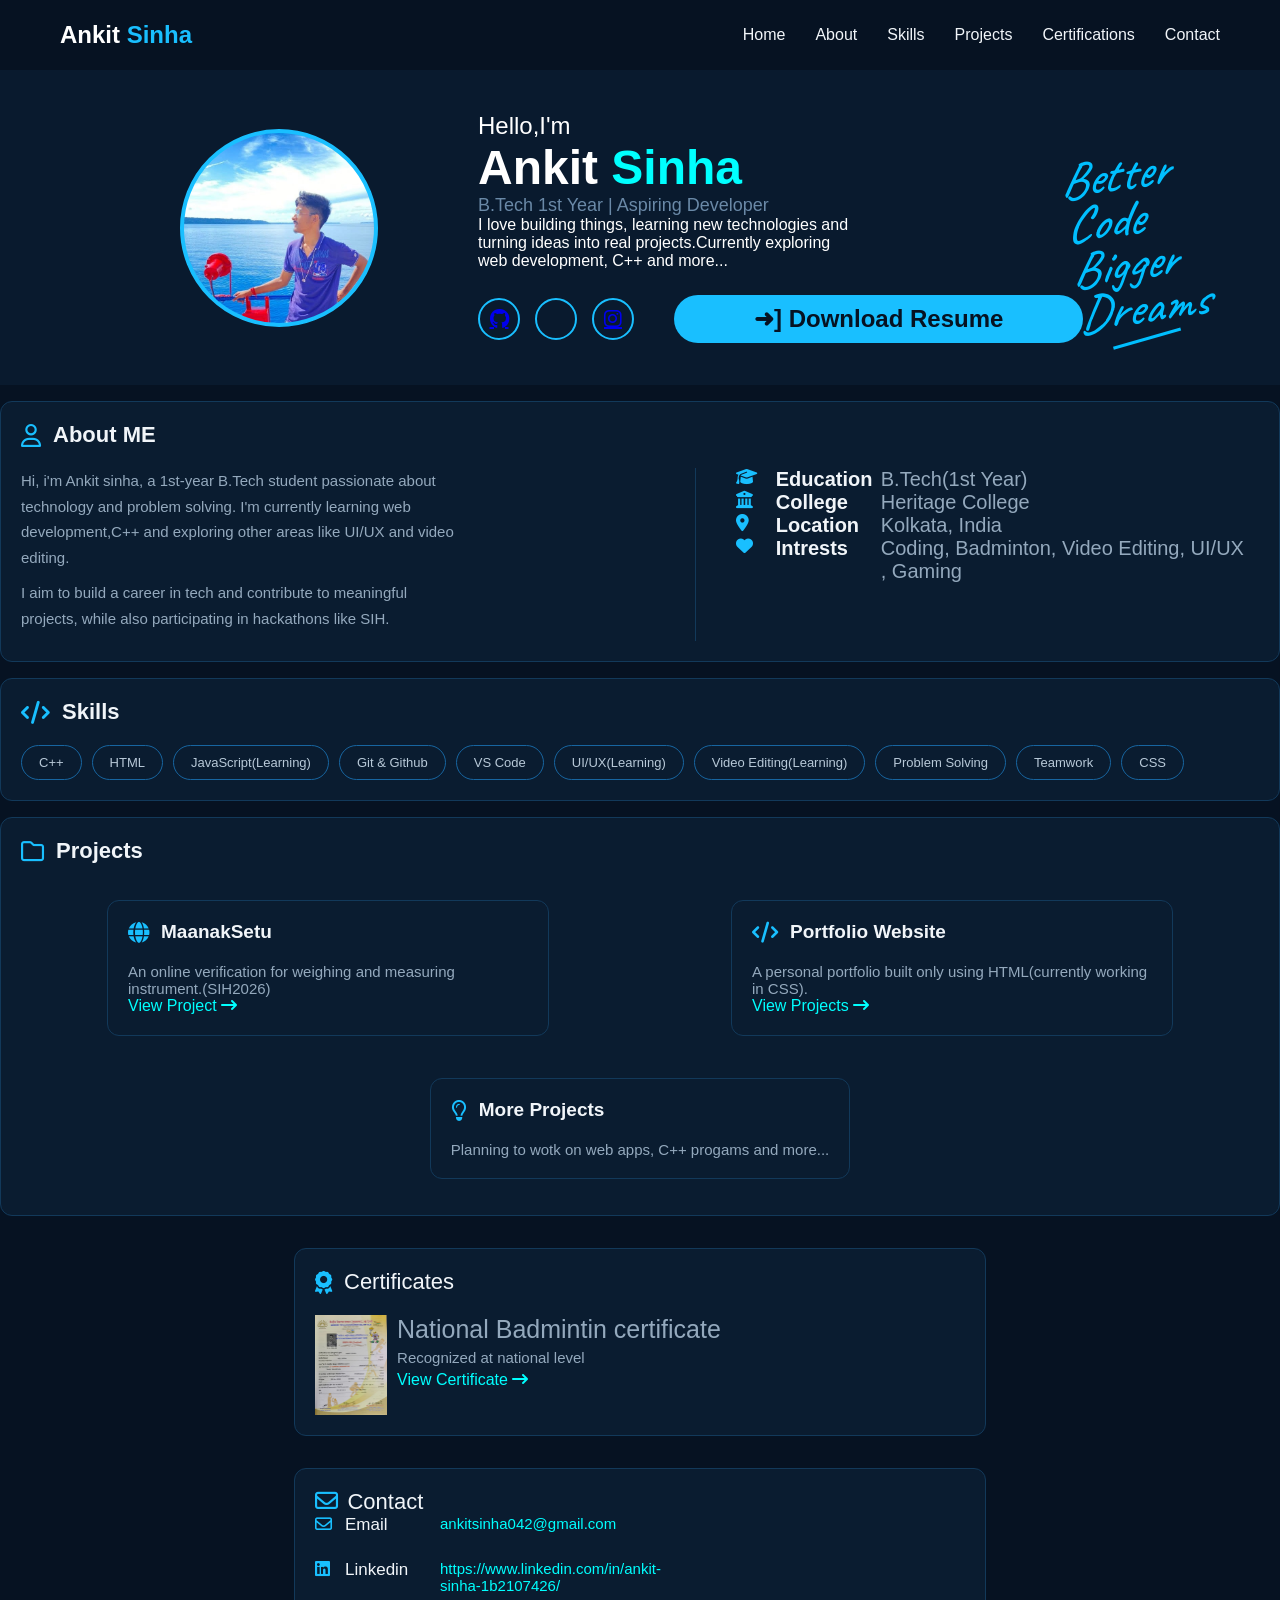
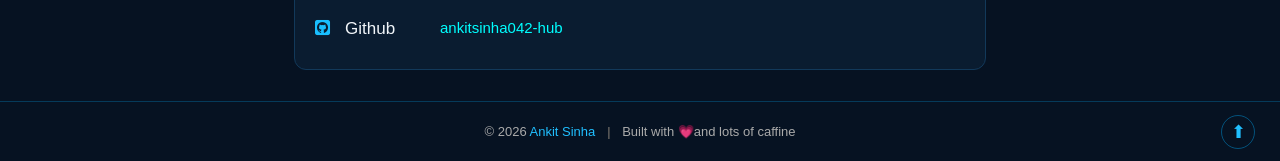
<file: index.html>
<!DOCTYPE html>
<html lang="en">
<head>
    <meta charset="UTF-8">
    <meta name="viewport" content="width=device-width, initial-scale=1.0">
    <title>Document</title>
    <link rel="stylesheet" href="style.css">
    <link rel="stylesheet"
      href="https://cdnjs.cloudflare.com/ajax/libs/font-awesome/6.5.2/css/all.min.css">
      <link rel="stylesheet"
      href="https://fonts.googleapis.com/css2?family=Caveat:wght@400;500;600&display=swap" >
</head>
    
<body>
    <header>
        <nav class="navbar">
            <div class="logo"><!--logo is just like id to give notation-->
                Ankit <span>Sinha</span><!--span can be used to give seperate sinha and also help in css of different name style-->
            </div>
            <ul class="bar-links"><!--unordered links-->
                <li><a href="#home">Home</a></li>
                <li><a href="about">About</a></li>
                <li><a href="skills">Skills</a></li>
                <li><a href="projects">Projects</a></li>
                <li><a href="certification">Certifications</a></li>
                <li><a href="contact">Contact</a></li>
            </ul>

        </nav>
        <section class="hero" id="home">
            <div class="photo">

            </div>
            <div class="base">
                <p>Hello,I'm
            </p>
            <h1 class="name">
                Ankit <span>Sinha</span>
            </h1>
            <p class="subtitle">
                B.Tech 1st Year | Aspiring Developer
            </p>
            <p class="discription">
                I love building things, learning new technologies and<br>
                turning ideas into real projects.Currently exploring <br>
                web development, C++ and more...
            </p>
            <div class="social-links">
                <a href="https://github.com/" target="_blank" class="social-circle"><i class="fa-brands fa-github"></i></a>
                <a href="https://www.linkedin.com/feed/" target="_blank" class="social-circle"><i class="fa-brans fa-linkedin-in"></i></a>
                <a href="https://www.instagram.com/" target="_blank" class="social-circle"><i class="fa-brands fa-instagram"></i></a>
                <a href="resume pdf" class="resume-btn"> ➜] Download Resume</a>

            </div>
            <div class="dream-text">
                Better<br>
                Code<br>
                Bigger<br>
                Dreams
            </div>
            </div>

            
        </section>
        <section class="about" id="about">
            <div class="section-title">
                <i class="fa-regular fa-user"></i>
                <h2>About ME</h2>
            </div>
                <div class="about-layout">
                    <div class="about-text">
                        <p>
                            Hi, i'm Ankit sinha, a 1st-year B.Tech student passionate about<br>
                            technology and problem solving. I'm currently learning web<br>
                             development,C++ and exploring other areas  like UI/UX and video<br>
                             editing.
                        </p>
                        <P>
                             I aim to build a career in tech and contribute to meaningful<br>
                             projects, while also participating in hackathons like SIH.
                        </P>
                    </div>
                <div class="about-detail">
                    <div class="detail">
                         <i class="fa-solid fa-graduation-cap"></i>
                        <strong>Education</strong>
                        <span> B.Tech(1st Year)</span>
                    </div>
                    <div class="detail">
                        <i class="fa-solid fa-building-columns"></i>
                        <strong>College</strong>
                        <span>Heritage College</span>
                    </div>
                    <div class="detail">
                        <i class="fa-solid fa-location-dot"></i>
                        <strong>Location</strong>
                        <span>Kolkata, India</span>
                    </div>
                    <div class="detail">
                        <i class="fa-solid fa-heart"></i>
                        <strong>Intrests</strong>
                        <span>Coding, Badminton, Video Editing, UI/UX <br>, Gaming</span>
                    </div>
                </div>
            </div>
        </section>
        <section class="about1" id="about1">
            <div class="about1-title">
                <i class="fa-solid fa-code"></i>
                <h1>Skills</h1>
            </div>
            <div class="oval-shape">
                <span class="oval">C++</span><!--we use span over div beacause span by default inline me arrange krke deta h-->
                <span class="oval">HTML</span>
                <span class="oval">JavaScript(Learning)</span>
                <span class="oval">Git & Github</span>
                <span class="oval">VS Code</span>
                <span class="oval">UI/UX(Learning)</span>
                <span class="oval">Video Editing(Learning)</span>
                <span class="oval">Problem Solving</span>
                <span class="oval">Teamwork</span>
                <span class="oval">CSS</span>

            </div>

        </section>
        <section class="projects" id="projects">
            <div class="project-title">
                <i class="fa-regular fa-folder"></i>
                <h1>Projects</h1>
            </div>
            <div class="project-container">
            <div class="setu">
                <div class="setu-title">
                <i class="fa-solid fa-globe"></i>
                <h5>MaanakSetu</h5>
                </div>
                <div class="setu-content">
                    An online verification for weighing and measuring instrument.(SIH2026) 
                </div>
                <div class="setu-project-link">
                    <a href="https://asmitkumarmishra005.github.io/MaanakSetu/#/login">View Project <i class="fa-solid fa-arrow-right-long"></i></a>


                </div>
            </div>
            <div class="Portfolio">
                <div class="portfolio-title">
                    <i class="fa-solid fa-code"></i>
                    <h3>Portfolio Website</h3>
                </div>
                <div class="portfolio-content">
                    A personal portfolio built only using HTML(currently working in CSS).
                </div>
                <div class="portfolio-link">
                    <a href=#>View Projects <i class="fa-solid fa-arrow-right-long"></i></a>

                </div>
            </div>
            <div class="more-project">
                <div class="more-project-title">
                    <i class="fa-regular fa-lightbulb"></i>
                    <h4>More Projects</h4>
                </div>
                <div class="more-project-content">
                    Planning to wotk on web apps, C++ progams and more...
                </div>
            </div>
            </div>
        </section>
        <section class="cert-cont">
            <div class="certificates">
                <div class="certificate-title">
                 <i class="fa-solid fa-award"></i>
                 <h9>Certificates</h9>
                </div>
             <div class="certificate-content">
                <img src="WhatsApp Image 2026-09-09 at 20.30.42.jpeg" alt =My certificate height="100">
                
                <div class="certificate-details">
                  <h13>National Badmintin certificate</h13>
                  <p>Recognized at national level</p>
                  <a href="" class="Certificate-button">View Certificate <i class="fa-solid fa-arrow-right-long"></i></a>
                </div>
             </div>
            </div>
            <div class="contact">
                <div class="contact-title">
                     <i class="fa-regular fa-envelope"></i>
                     <h16>Contact</h16>
                </div>
                <div class="contact-lists">
                    <div class="contact-items">
                         <i class="fa-regular fa-envelope"></i>
                         <span class="contact-label">Email</span>
                         <a href="mailto:ankitsinha042@gmail.com">ankitsinha042@gmail.com</a>
                    </div>
                    <div class="contact-items">
                         <i class="fa-brands fa-linkedin"></i>
                         <span class="contact-label">Linkedin</span>
                         <a href="#" target="_blank">https://www.linkedin.com/in/ankit-sinha-1b2107426/</a>
                    </div>
                    <div class="contact-items">
                         <i class="fa-brands fa-square-github"></i>
                         <span class="contact-label">Github</span>
                         <a href="#" target="_blank">ankitsinha042-hub</a>
                    </div>
                </div>
            </div>
        </section>
        </header>
        <footer>
            <p>
                © 2026 <span>Ankit Sinha</span>
                <b>|</b>
                Built with <span class="heart">💗</span>and lots of caffine
            </p>
            <a href="#home" class="back-to-top">⬆</a>
        </footer>
    
</body>
</html>
</file>
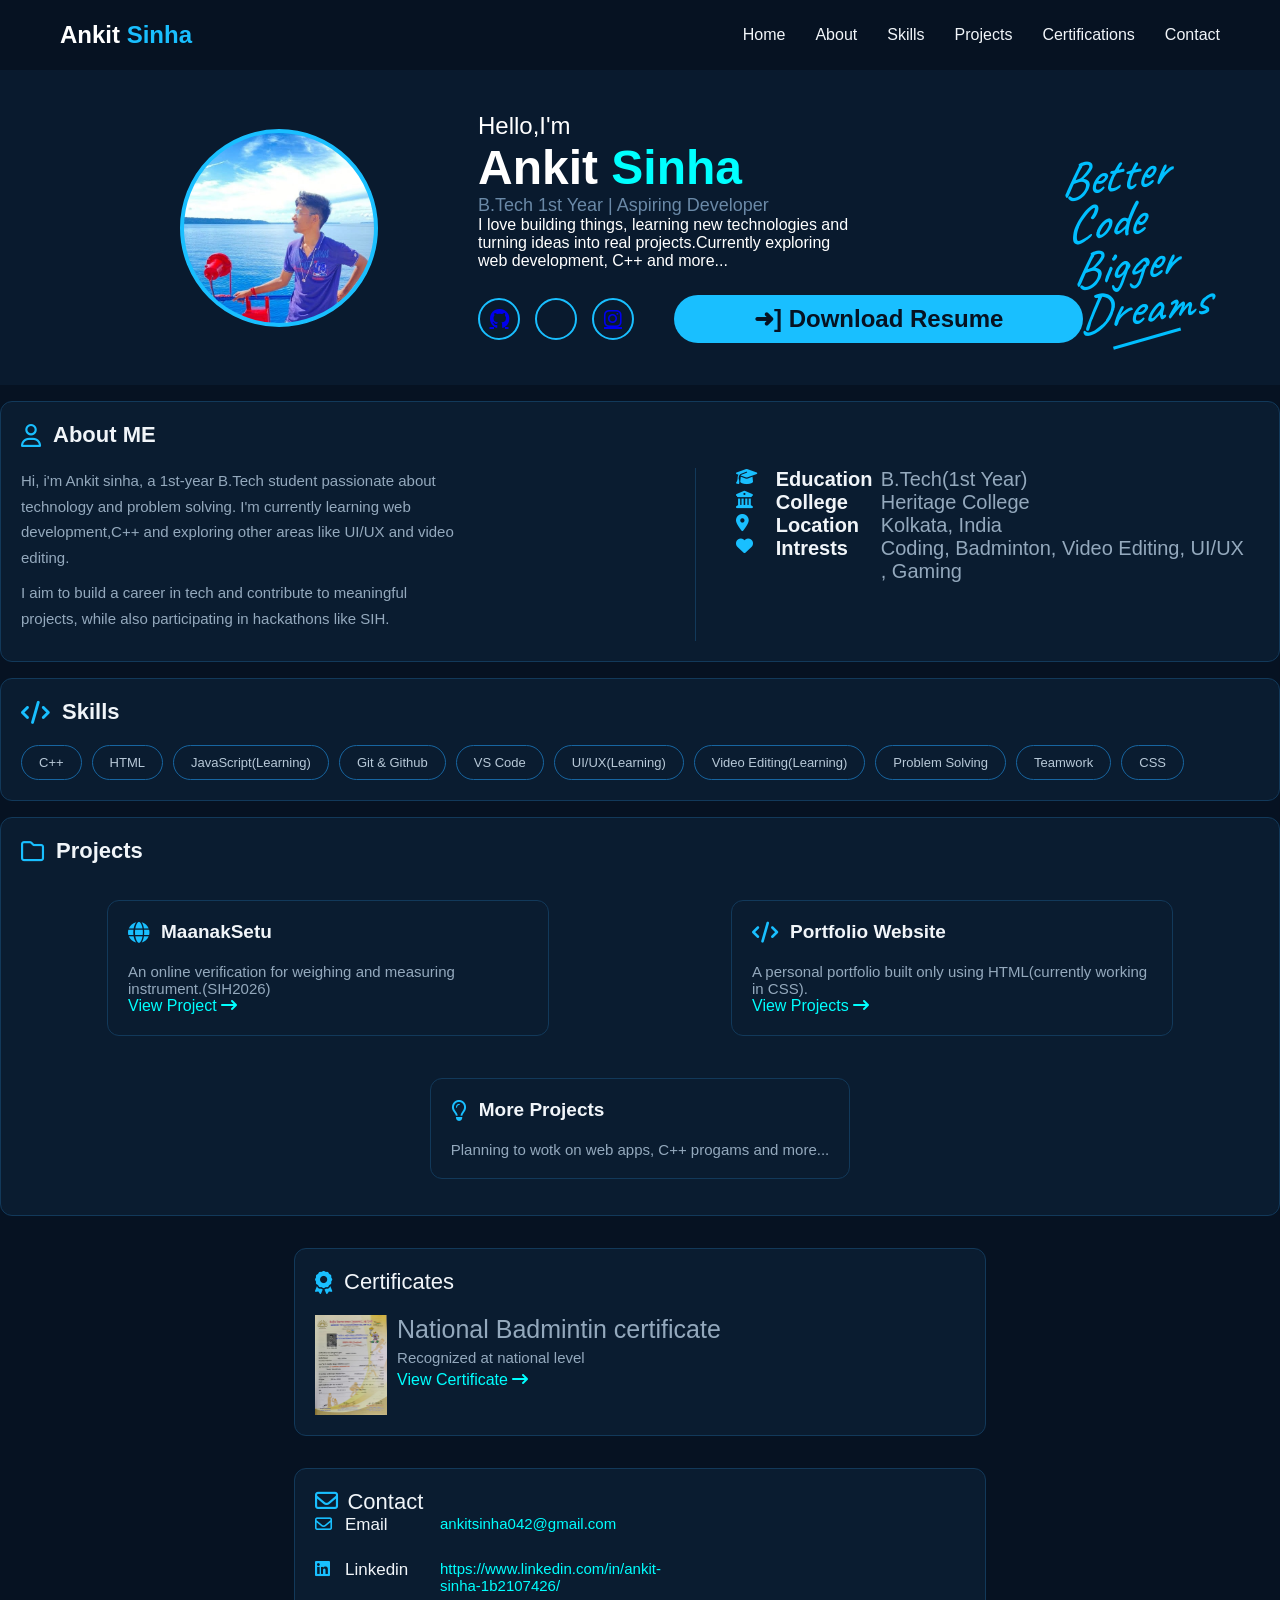
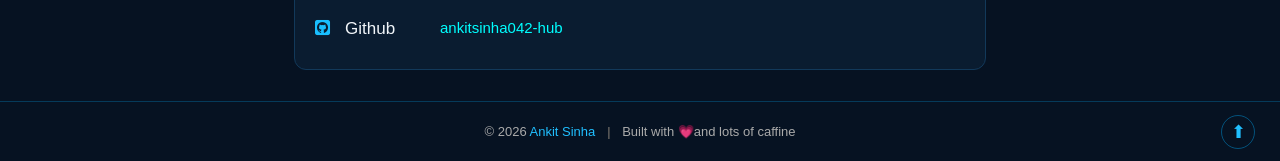
<file: portfoliocss.html>
<!DOCTYPE html>
<html lang="en">
<head>
    <meta charset="UTF-8">
    <meta name="viewport" content="width=device-width, initial-scale=1.0">
    <title>Document</title>
    <link rel="stylesheet" href="style.css">
    <link rel="stylesheet"
      href="https://cdnjs.cloudflare.com/ajax/libs/font-awesome/6.5.2/css/all.min.css">
      <link rel="stylesheet"
      href="https://fonts.googleapis.com/css2?family=Caveat:wght@400;500;600&display=swap" >
</head>
    
<body>
    <header>
        <nav class="navbar">
            <div class="logo"><!--logo is just like id to give notation-->
                Ankit <span>Sinha</span><!--span can be used to give seperate sinha and also help in css of different name style-->
            </div>
            <ul class="bar-links"><!--unordered links-->
                <li><a href="#home">Home</a></li>
                <li><a href="about">About</a></li>
                <li><a href="skills">Skills</a></li>
                <li><a href="projects">Projects</a></li>
                <li><a href="certification">Certifications</a></li>
                <li><a href="contact">Contact</a></li>
            </ul>

        </nav>
        <section class="hero" id="home">
            <div class="photo">

            </div>
            <div class="base">
                <p>Hello,I'm
            </p>
            <h1 class="name">
                Ankit <span>Sinha</span>
            </h1>
            <p class="subtitle">
                B.Tech 1st Year | Aspiring Developer
            </p>
            <p class="discription">
                I love building things, learning new technologies and<br>
                turning ideas into real projects.Currently exploring <br>
                web development, C++ and more...
            </p>
            <div class="social-links">
                <a href="https://github.com/" target="_blank" class="social-circle"><i class="fa-brands fa-github"></i></a>
                <a href="https://www.linkedin.com/feed/" target="_blank" class="social-circle"><i class="fa-brans fa-linkedin-in"></i></a>
                <a href="https://www.instagram.com/" target="_blank" class="social-circle"><i class="fa-brands fa-instagram"></i></a>
                <a href="resume pdf" class="resume-btn"> ➜] Download Resume</a>

            </div>
            <div class="dream-text">
                Better<br>
                Code<br>
                Bigger<br>
                Dreams
            </div>
            </div>

            
        </section>
        <section class="about" id="about">
            <div class="section-title">
                <i class="fa-regular fa-user"></i>
                <h2>About ME</h2>
            </div>
                <div class="about-layout">
                    <div class="about-text">
                        <p>
                            Hi, i'm Ankit sinha, a 1st-year B.Tech student passionate about<br>
                            technology and problem solving. I'm currently learning web<br>
                             development,C++ and exploring other areas  like UI/UX and video<br>
                             editing.
                        </p>
                        <P>
                             I aim to build a career in tech and contribute to meaningful<br>
                             projects, while also participating in hackathons like SIH.
                        </P>
                    </div>
                <div class="about-detail">
                    <div class="detail">
                         <i class="fa-solid fa-graduation-cap"></i>
                        <strong>Education</strong>
                        <span> B.Tech(1st Year)</span>
                    </div>
                    <div class="detail">
                        <i class="fa-solid fa-building-columns"></i>
                        <strong>College</strong>
                        <span>Heritage College</span>
                    </div>
                    <div class="detail">
                        <i class="fa-solid fa-location-dot"></i>
                        <strong>Location</strong>
                        <span>Kolkata, India</span>
                    </div>
                    <div class="detail">
                        <i class="fa-solid fa-heart"></i>
                        <strong>Intrests</strong>
                        <span>Coding, Badminton, Video Editing, UI/UX <br>, Gaming</span>
                    </div>
                </div>
            </div>
        </section>
        <section class="about1" id="about1">
            <div class="about1-title">
                <i class="fa-solid fa-code"></i>
                <h1>Skills</h1>
            </div>
            <div class="oval-shape">
                <span class="oval">C++</span><!--we use span over div beacause span by default inline me arrange krke deta h-->
                <span class="oval">HTML</span>
                <span class="oval">JavaScript(Learning)</span>
                <span class="oval">Git & Github</span>
                <span class="oval">VS Code</span>
                <span class="oval">UI/UX(Learning)</span>
                <span class="oval">Video Editing(Learning)</span>
                <span class="oval">Problem Solving</span>
                <span class="oval">Teamwork</span>
                <span class="oval">CSS</span>

            </div>

        </section>
        <section class="projects" id="projects">
            <div class="project-title">
                <i class="fa-regular fa-folder"></i>
                <h1>Projects</h1>
            </div>
            <div class="project-container">
            <div class="setu">
                <div class="setu-title">
                <i class="fa-solid fa-globe"></i>
                <h5>MaanakSetu</h5>
                </div>
                <div class="setu-content">
                    An online verification for weighing and measuring instrument.(SIH2026) 
                </div>
                <div class="setu-project-link">
                    <a href="https://asmitkumarmishra005.github.io/MaanakSetu/#/login">View Project <i class="fa-solid fa-arrow-right-long"></i></a>


                </div>
            </div>
            <div class="Portfolio">
                <div class="portfolio-title">
                    <i class="fa-solid fa-code"></i>
                    <h3>Portfolio Website</h3>
                </div>
                <div class="portfolio-content">
                    A personal portfolio built only using HTML(currently working in CSS).
                </div>
                <div class="portfolio-link">
                    <a href=#>View Projects <i class="fa-solid fa-arrow-right-long"></i></a>

                </div>
            </div>
            <div class="more-project">
                <div class="more-project-title">
                    <i class="fa-regular fa-lightbulb"></i>
                    <h4>More Projects</h4>
                </div>
                <div class="more-project-content">
                    Planning to wotk on web apps, C++ progams and more...
                </div>
            </div>
            </div>
        </section>
        <section class="cert-cont">
            <div class="certificates">
                <div class="certificate-title">
                 <i class="fa-solid fa-award"></i>
                 <h9>Certificates</h9>
                </div>
             <div class="certificate-content">
                <img src="WhatsApp Image 2026-09-09 at 20.30.42.jpeg" alt =My certificate height="100">
                
                <div class="certificate-details">
                  <h13>National Badmintin certificate</h13>
                  <p>Recognized at national level</p>
                  <a href="" class="Certificate-button">View Certificate <i class="fa-solid fa-arrow-right-long"></i></a>
                </div>
             </div>
            </div>
            <div class="contact">
                <div class="contact-title">
                     <i class="fa-regular fa-envelope"></i>
                     <h16>Contact</h16>
                </div>
                <div class="contact-lists">
                    <div class="contact-items">
                         <i class="fa-regular fa-envelope"></i>
                         <span class="contact-label">Email</span>
                         <a href="mailto:ankitsinha042@gmail.com">ankitsinha042@gmail.com</a>
                    </div>
                    <div class="contact-items">
                         <i class="fa-brands fa-linkedin"></i>
                         <span class="contact-label">Linkedin</span>
                         <a href="#" target="_blank">https://www.linkedin.com/in/ankit-sinha-1b2107426/</a>
                    </div>
                    <div class="contact-items">
                         <i class="fa-brands fa-square-github"></i>
                         <span class="contact-label">Github</span>
                         <a href="#" target="_blank">ankitsinha042-hub</a>
                    </div>
                </div>
            </div>
        </section>
        </header>
        <footer>
            <p>
                © 2026 <span>Ankit Sinha</span>
                <b>|</b>
                Built with <span class="heart">💗</span>and lots of caffine
            </p>
            <a href="#home" class="back-to-top">⬆</a>
        </footer>
    
</body>
</html>
</file>
<file: style.css>
*{
    margin: 0;
    padding: 0;
}
.navbar{
    height: 70px;
    padding: 0 60px;/*padding 0 60 means o from top and botton and 60 means left and right*/
    display: flex;/*display flex used to make texts in single line*/
    align-items: center;/*ye horizontal direction me sb same line mtlb centre me*/
    justify-content: space-between;/*how items are placed along main direction of flexbox*/
    background: #061222;
}

.logo{
    font-size: 24px;
    font-weight: bold;
    color: white;
}
.logo span{
    color: #19BFFF;
}
.bar-links{
    display: flex;
    gap: 30px;
    list-style: none;
}
.bar-links a{
    color: #f1f5f9;
    text-decoration: none;
    font-size: 16px;
}
.bar-links a:hover/*hover matlab jb mouse links pe na ho to kuch aur color and jb jai to kuch aur color*/{
    color: #19BFFF;
}
.hero{
    height: 315px;
    display: flex;
    align-items: center;
    gap: 100px;
    background: #091a2e;
}
.photo{
    height: 190px;
    width: 190px;
    border-radius: 50%;
    background-image: url("WhatsApp Image 2026-09-05 at 23.29.02.jpeg");
    background-size: cover;
    border: 4px solid #19BFFF;
    margin-left: 180px;
}
.base{
    font-size: 24px;
    color: white;
    display: flex;
    flex-direction: column;
    
}
.name{
    font-size: 48px;
    font-weight: bold;
    color: white;
    display: block;
}
.name span{
    color: cyan;
}
.subtitle{
    font-size: 18px;
    color: #6a89a7;
}
.discription{
    font-size: 16px;
}
.social-links{
    display: flex;
    align-items: center;
    gap: 15px;
    margin-top: 25px;
}/*this made all four items sit in horizontal line*/
.social-circle{
    height: 38px;
    width: 38px;
    border-radius: 50%;
    align-items: center;
    justify-content: center;
    border: 2px solid #19BFFF;
    font-size: 20px;
    display: flex;
}
.resume-btn{
    margin-left: 25px;
    padding: 10px 80px;
    background: #19BFFF;
    color: #061222;
    font-weight: bold;
    border-radius: 25px;
    text-decoration: none;
}
.social-circle:hover{
    background: #19BFFF;
    color: #f1f5f9;
}
.resume-btn:hover{
    background: white;
}
.hero{
    position: relative;
}
.dream-text{
    font-family: "caveat" , cursive;
    font-size: 50px;
    font-weight: 500;
    font-style: italic;
    color: #00bfff;
    line-height: 0.9;
    transform: rotate(-8deg);
    position: absolute;
    right: 80px;
    top: 80px;
}
.dream-text::after{
    content: "";
    display: block;
    width: 70px;
    height: 3px;
    background: #00bfff;
    transform: rotate(-8deg);
    margin: 8px auto 0;
}
body{
    margin: 0;
    background: #061222;
    color: #f1f5f9;
    font-family: Arial, Helvetica, sans-serif;
}
.about{
    max-width: 1400px;
    margin: 16px auto;
    padding: 20px;
    background: #0A1C30;
    border: 1px solid #12395A;
    border-radius: 12px;
}
.section-title{
    display: flex;
    align-items: center;
    gap: 12px;
    margin-bottom: 20px;

}
.section-title i{
    color: #19BFFF;
    font-size: 23px;
}
.section-title h2{
    font-size: 22px;
    color: #f1f5f9;
}
.about-layout{
    display: flex;
    gap: 40px;
}
.about-text{
    width: 52%;
    padding-right: 30px;
    border-right: 1px solid #12395a;
    color: #94A9BD;
    font-size: 15px;
    line-height: 1.7;
}
.about-text p{
    margin-bottom: 10px;
}
.about-details{
    width: 48%;
    display: flex;
    flex-direction: column;
    gap: 25px;
}
.detail{
    display: grid;
    grid-template-columns: 25px 90px 1fr;
    align-items: start;
    gap: 15px;
    color: #94A9BD;
    font-size: 20px;
}
.detail i{
    color: #19BFFF;
    font-size: 17px;
}
.detail strong{
    color: #f1f5f9;
}
.about1{
    max-width: 1400px;
    margin: 16px auto;
    padding: 20px;
    background: #0A1C30;
    border: 1px solid #12395A;
    border-radius: 12px;
}
.about1-title{
    display: flex;
    align-items: center;
    gap: 12px;
    margin-bottom: 20px;
}
.about1-title i{
    color: #19BFFF;
    font-size: 23px;
}
.about1-title h1{
    color: #f1f5f9;
    font-size: 22px;
}
.oval-shape{
    flex-wrap: wrap;/* flex wrap : mtlb agr ek line me space khtm ho gya to uske bad us line ke niche chla jaiga apne*/
    display: flex;
    gap: 10px;
}
.oval-shape span{
    border-radius: 20px;
    padding: 9px 17px;
    border: 1px solid #1765a0;
    color: #B8C9D8;
    font-size: 13px;
}
.oval-shape span:hover{
    background: #19BFFF;
    color: #061222;
}
.projects{
    max-width: 1400px;
    margin: 16px auto;
    padding: 20px;
    background: #0A1C30;
    border: 1px solid #12395A;
    border-radius: 12px;
}
.project-title{
    display: flex;
    align-items: center;
    gap: 12px;
    margin-bottom: 20px;
}
.project-title i{
    color: #19BFFF;
    font-size: 23px;
}
.project-title h1{
    color: #f1f5f9;
    font-size: 22px;
}
.project-container{
    display: flex;
    flex-wrap: wrap;
    gap: 10px;
}
.setu{
    max-width: 400px;
    margin: 16px auto;
    padding: 20px;
    background: #0A1C30;
    border: 1px solid #12395A;
    border-radius: 12px;
}
.setu-title{
    display: flex;
    align-items: center;
    gap: 12px;
    margin-bottom: 20px;
}
.setu-title i{
    color: #19BFFF;
    font-size: 21px;
}
.setu-title h5{
    color: #f1f5f9;
    font-size: 19px;
}
.setu-content{
color: #94A9BD;
font-size: 15px;
}
.setu-project-link a{
    color: cyan;
    text-decoration: none;
}
.setu-project-link a:hover{
    
    color: white;

}
.Portfolio{
    max-width: 400px;
    margin: 16px auto;
    padding: 20px;
    background: #0A1C30;
    border: 1px solid #12395A;
    border-radius: 12px;
}
.portfolio-title{
    display: flex;
    align-items: center;
    gap: 12px;
    margin-bottom: 20px;
}
.portfolio-title i{
    color: #19BFFF;
    font-size: 21px;
}
.portfolio-title h3{
    color: #f1f5f9;
    font-size: 19px;
}
.portfolio-content{
    color: #94A9BD;
   font-size: 15px;
}
.portfolio-link a{
    color: cyan;
    text-decoration: none;
}
.portfolio-link a:hover{
    color: white;
}

.more-project{
    max-width: 400px;
    margin: 16px auto;
    padding: 20px;
    background: #0A1C30;
    border: 1px solid #12395A;
    border-radius: 12px;
}
.more-project-title{
    display: flex;
    align-items: center;
    gap: 12px;
    margin-bottom: 20px;
}

.more-project-title i{
    color: #19BFFF;
    font-size: 21px;
}
.more-project-title h4{
     color: #f1f5f9;
    font-size: 19px;
}
.more-project-content{
    color: #94A9BD;
   font-size: 15px;
}
.cert-cont{
    display: flex;
    flex-wrap: wrap;
}
.certificates{
    width: 650px;
    margin: 16px auto;
    padding: 20px;
    background: #0A1C30;
    border: 1px solid #12395A;
    border-radius: 12px;
}
.certificate-title{
    display: flex;
    align-items: center;
    gap: 12px;
    margin-bottom: 20px;
}
.certificate-title i{
    color: #19BFFF;
    font-size: 23px;
}
.certificate-title h9{
color: #f1f5f9;
    font-size: 22px;
}
.certificate-content{
    display: flex;
    gap: 10px;
}
.certificate-details h13{
    color: #94A9BD;
   font-size: 25px;
}
.certificate-details p{
    color: #94A9BD;
   font-size: 15px;
   padding-bottom: 5px;
   padding-top: 5px;
}
.certificate-details a{
    color: cyan;
    text-decoration: none;
    padding-top: 10px;
}
.certificate-details a:hover{
    color: white;
}

.contact{
    width: 650px;
    margin: 16px auto;
    padding: 20px;
    background: #0A1C30;
    border: 1px solid #12395A;
    border-radius: 12px;
}
.contact-titile{
     display: flex;
    align-items: center;
    gap: 12px;
    margin-bottom: 20px;
}
.contact-title i{
color: #19BFFF;
    font-size: 23px;
}
.contact-title h16{
color: #f1f5f9;
    font-size: 22px;
    padding: 5px;
}
.contact-lists{
    width: 48%;
    display: flex;
    flex-direction: column;
    gap: 25px;
    padding-bottom: 10px;
}
.contact-items{
    display: grid;
    grid-template-columns: 25px 90px 1fr;
    align-items: start;
    gap: 5px;
    color: #94A9BD;
    font-size: 20px;
}
.contact-items i{
    color: #19BFFF;
    font-size: 17px;
}
.contact-items span{
    color: #f1f5f9;
    font-size: 17px;
}
.contact-items a{
    font-size: 15px;
    color: cyan;
    text-decoration: none;
}
.contact-items a:hover{
    color: white
}
footer{
    position: relative;
    margin-top: 15px;
    padding: 22px 20px;
    text-align: center;
    border-top: 1px solid rgba(0,174,255,0.25);
    color: #aaa;
    font-size: 13px;
}
footer p{
    margin: o;
}
footer p span{
    color : #20bfff;
}
footer p b {
    color: #555;
    margin: 0 8px;
}

footer .heart {
    color: red;
}

/* Back to top button */
.back-to-top {
    position: absolute;
    right: 25px;
    top: 50%;
    transform: translateY(-50%);

    width: 32px;
    height: 32px;

    display: flex;
    align-items: center;
    justify-content: center;

    border: 1px solid rgba(0, 174, 255, 0.4);
    border-radius: 50%;

    color: #20bfff;
    text-decoration: none;
    font-size: 18px;

    transition: 0.3s;
}

.back-to-top:hover {
    background: #20bfff;
    color: #061426;
}
</file>
